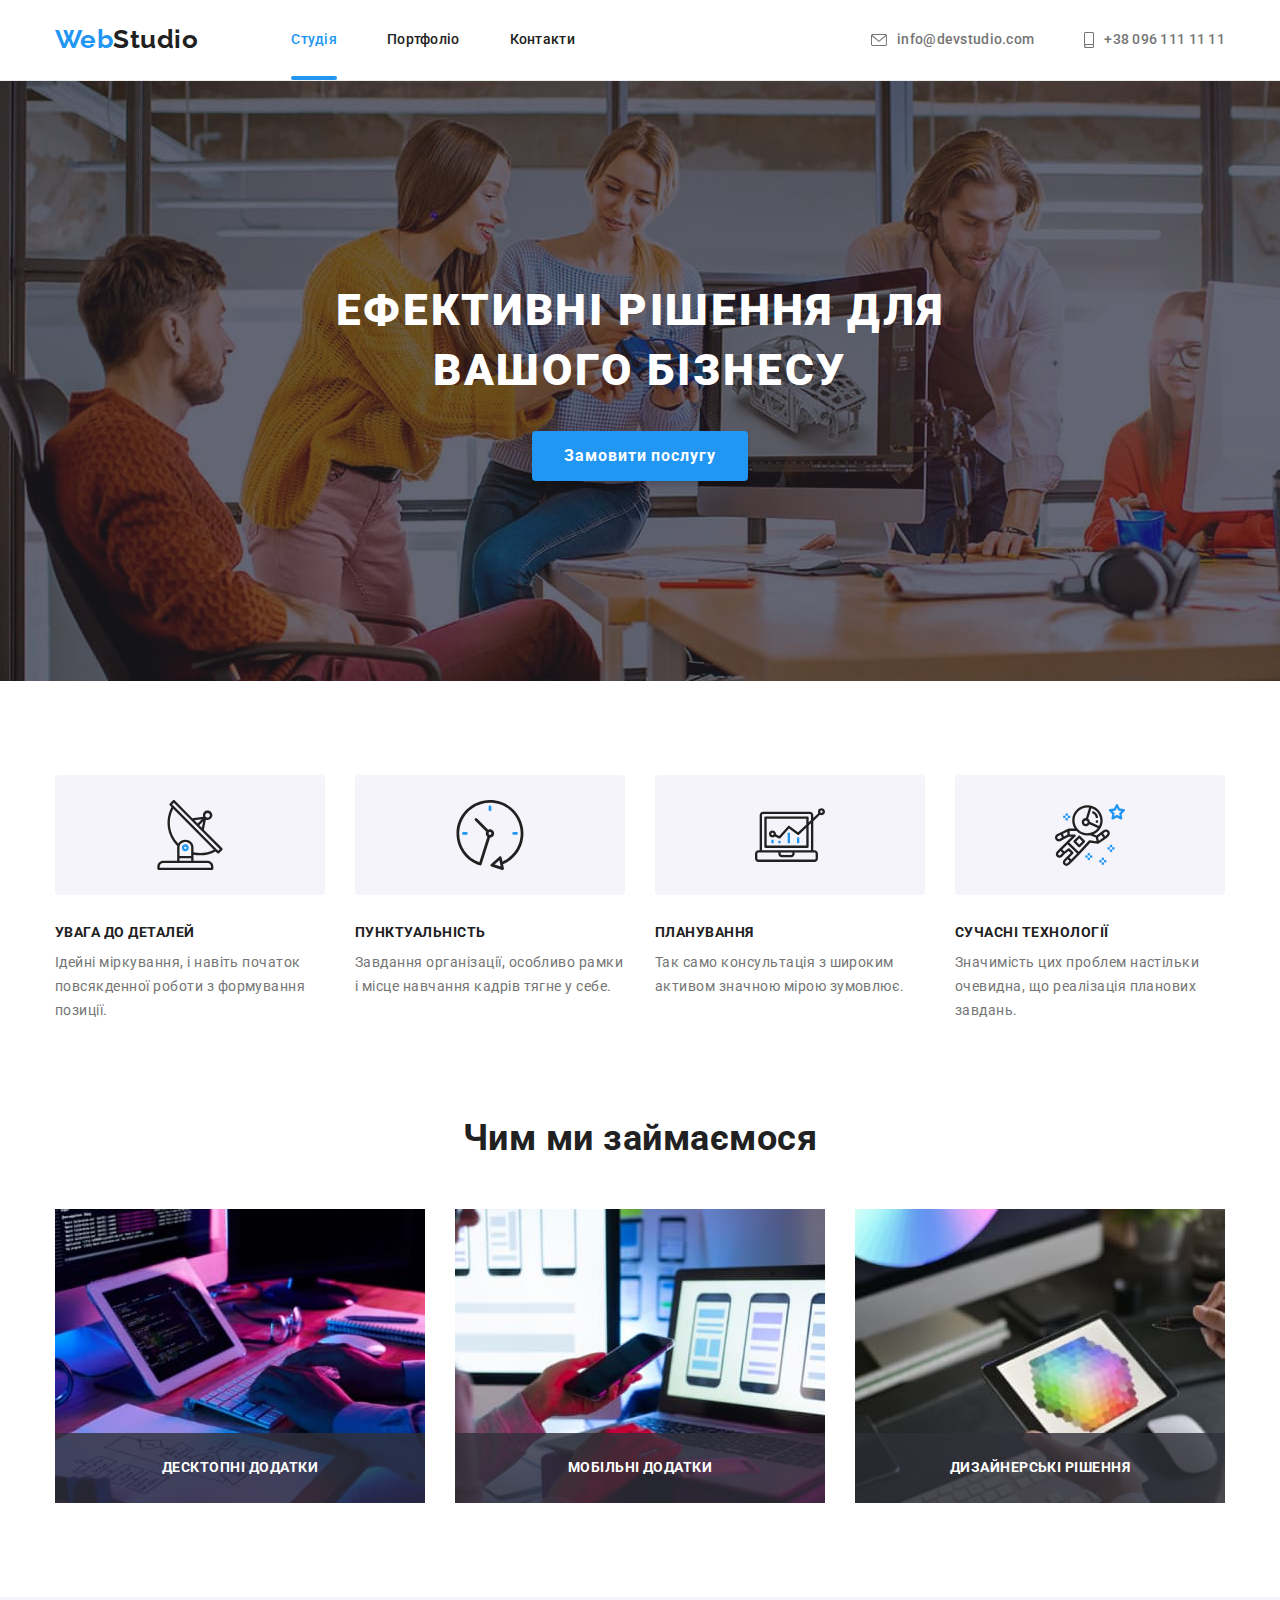
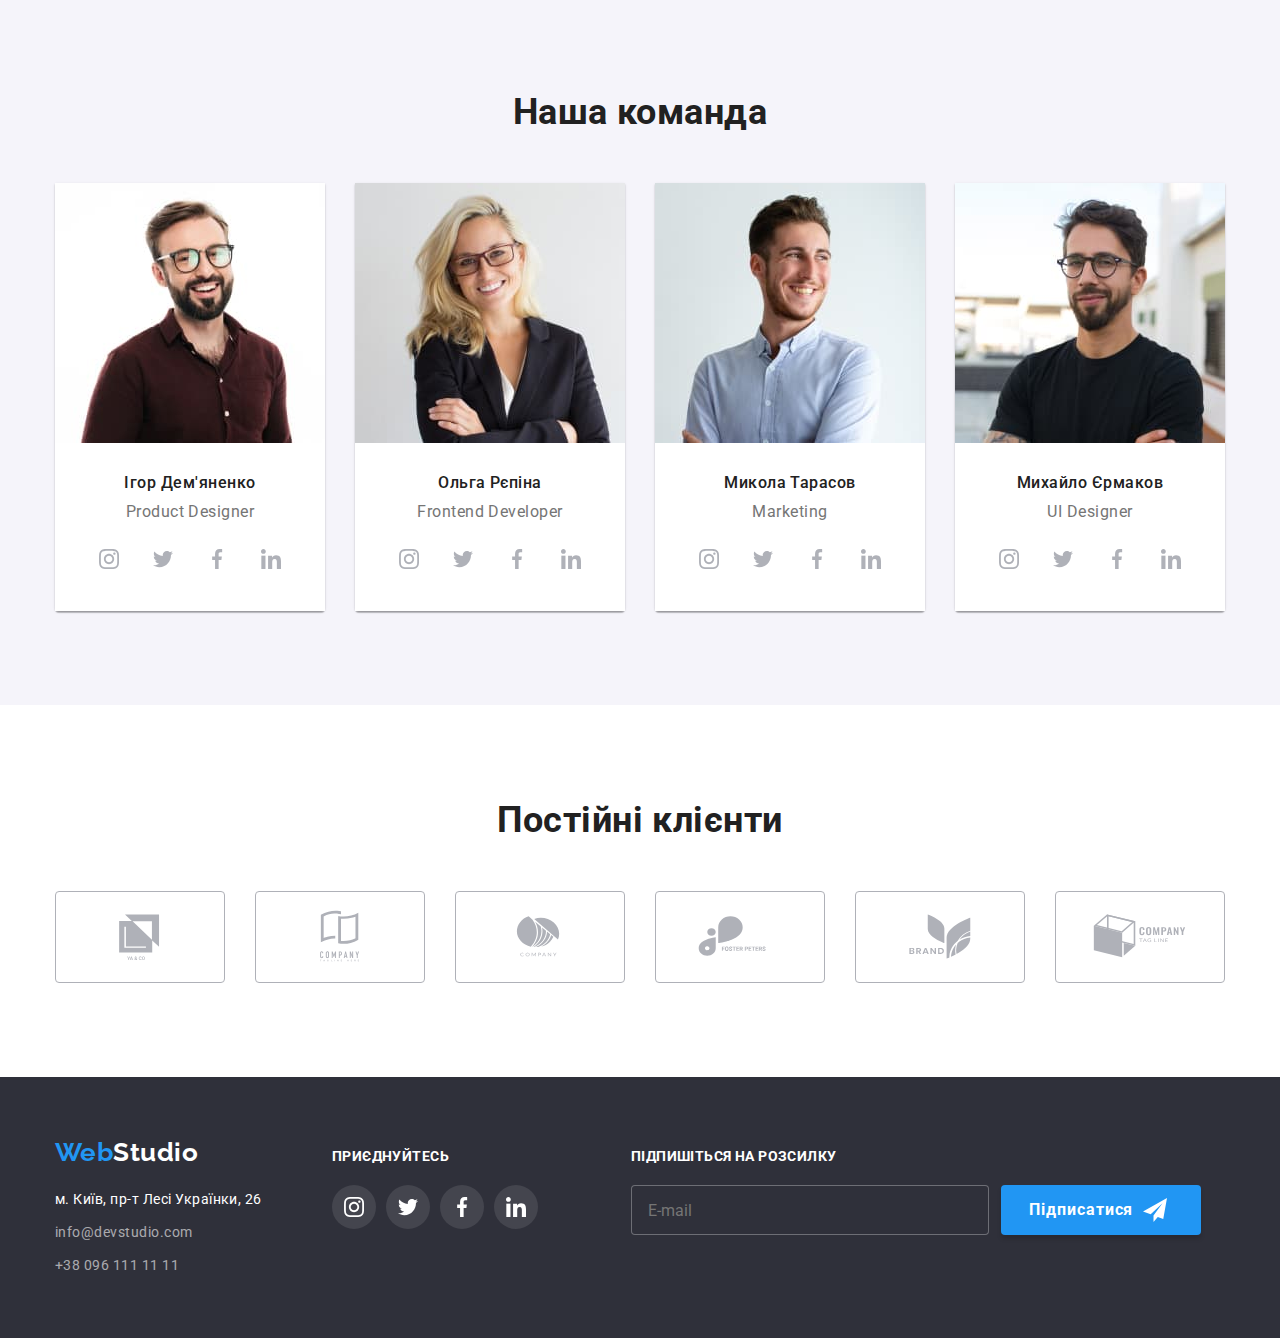
<file: index.html>
<!DOCTYPE html>
<html lang="uk">
  <head>
    <meta charset="UTF-8" />
    <meta http-equiv="X-UA-Compatible" content="IE=edge" />
    <meta name="viewport" content="width=device-width, initial-scale=1.0" />
    <title>WebStudio</title>
    <link
      rel="stylesheet"
      href="https://cdnjs.cloudflare.com/ajax/libs/modern-normalize/1.0.0/modern-normalize.min.css"
    />
    <link rel="preconnect" href="https://fonts.googleapis.com" />
    <link rel="preconnect" href="https://fonts.gstatic.com" crossorigin />
    <link
      href="https://fonts.googleapis.com/css2?family=Raleway:wght@700&family=Roboto:wght@400;500;700;900&display=swap"
      rel="stylesheet"
    />
    <link rel="stylesheet" href="./css/styles.css" />
  </head>
  <body>
    <header class="header">
      <div class="navi-main container">
        <nav class="navi">
          <a href="./index.html" class="header-logo"
            >Web<span class="header-studio">Studio</span></a
          >
          <ul class="navi-list">
            <li class="navi-item">
              <a href="./index.html" class="navigation current">Студія</a>
            </li>
            <li class="navi-item"><a href="./portfolio.html" class="navigation">Портфоліо</a></li>
            <li class="navi-item"><a href="#" class="navigation">Контакти</a></li>
          </ul>
        </nav>

        <ul class="cont-list">
          <li class="cont-item contacts">
            <a href="mailto:info@devstudio.com" class="contacts-top"
              ><svg class="icon-contacts" width="16" height="12">
                <use href="./images/icons.svg#icon-envelope"></use></svg
              >info@devstudio.com</a
            >
          </li>
          <li class="cont-item">
            <a href="tel:+380961111111" class="contacts-top"
              ><svg class="icon-contacts" width="10" height="16">
                <use href="./images/icons.svg#icon-smartphone"></use></svg
              >+38 096 111 11 11</a
            >
          </li>
        </ul>
      </div>
    </header>
    <main>
      <section class="hero">
        <div class="container">
          <h1 class="hero-title">Ефективні рішення для вашого бізнесу</h1>
          <button type="button" class="button-hero" data-modal-open>Замовити послугу</button>
        </div>
      </section>
      <section class="advantages section">
        <div class="container">
          <h2 class="visually-hidden">Наші переваги</h2>
          <ul class="advantages-list">
            <li class="advantages-item icon-antenna">
              <h3 class="advantages-subtitle">Увага до деталей</h3>
              <p class="advantages-text">
                Ідейні міркування, і навіть початок повсякденної роботи з формування позиції.
              </p>
            </li>
            <li class="advantages-item icon-clock">
              <h3 class="advantages-subtitle">Пунктуальність</h3>
              <p class="advantages-text">
                Завдання організації, особливо рамки і місце навчання кадрів тягне у себе.
              </p>
            </li>
            <li class="advantages-item icon-diagram">
              <h3 class="advantages-subtitle">Планування</h3>
              <p class="advantages-text">
                Так само консультація з широким активом значною мірою зумовлює.
              </p>
            </li>
            <li class="advantages-item icon-astronaut">
              <h3 class="advantages-subtitle">Сучасні технології</h3>
              <p class="advantages-text">
                Значимість цих проблем настільки очевидна, що реалізація планових завдань.
              </p>
            </li>
          </ul>
        </div>
      </section>
      <section class="projects section">
        <div class="container">
          <h2 class="title projects-title">Чим ми займаємося</h2>
          <ul class="projects-list">
            <li class="projects-item">
              <h3 class="projects-subtitle">Десктопні додатки</h3>
              <img src="./images/imgone.jpg" alt="Програміст працює" width="370" />
            </li>
            <li class="projects-item">
              <h3 class="projects-subtitle">Мобільні додатки</h3>
              <img src="./images/imgtwo.jpg" alt=" Веб дизайнер розробляє додаток" width="370" />
            </li>
            <li class="projects-item">
              <h3 class="projects-subtitle">Дизайнерські рішення</h3>
              <img src="./images/imgthree.jpg" alt="Художник працює з планшетом" width="370" />
            </li>
          </ul>
        </div>
      </section>
      <section class="profile section">
        <div class="container">
          <h2 class="title profile-title">Наша команда</h2>
          <ul class="profile-list">
            <li class="profile-box">
              <img src="./images/teamone.jpg" alt="Ігор Дем'яненко" width="270" />
              <div class="profile-background">
                <h3 class="profile-subtitle">Ігор Дем'яненко</h3>
                <p lang="en" class="profile-text">Product Designer</p>
                <ul class="network-list">
                  <li>
                    <a href="" class="network-link"
                      ><svg class="icon-net" width="20" height="20">
                        <use href="./images/icons.svg#icon-instagram"></use></svg
                    ></a>
                  </li>
                  <li>
                    <a href="" class="network-link"
                      ><svg class="icon-net" width="20" height="20">
                        <use href="./images/icons.svg#icon-twitter"></use></svg
                    ></a>
                  </li>
                  <li>
                    <a href="" class="network-link"
                      ><svg class="icon-net" width="20" height="20">
                        <use href="./images/icons.svg#icon-facebook"></use></svg
                    ></a>
                  </li>
                  <li>
                    <a href="" class="network-link"
                      ><svg class="icon-net" width="20" height="20">
                        <use href="./images/icons.svg#icon-linkedin"></use></svg
                    ></a>
                  </li>
                </ul>
              </div>
            </li>
            <li class="profile-box">
              <img src="./images/teamtwo.jpg" alt="Ольга Рєпіна" width="270" />
              <div class="profile-background">
                <h3 class="profile-subtitle">Ольга Рєпіна</h3>
                <p lang="en" class="profile-text">Frontend Developer</p>
                <ul class="network-list">
                  <li class="network-item">
                    <a href="" class="network-link"
                      ><svg class="icon-net" width="20" height="20">
                        <use href="./images/icons.svg#icon-instagram"></use></svg
                    ></a>
                  </li>
                  <li class="network-item">
                    <a href="" class="network-link"
                      ><svg class="icon-net" width="20" height="20">
                        <use href="./images/icons.svg#icon-twitter"></use></svg
                    ></a>
                  </li>
                  <li class="network-item">
                    <a href="" class="network-link"
                      ><svg class="icon-net" width="20" height="20">
                        <use href="./images/icons.svg#icon-facebook"></use></svg
                    ></a>
                  </li>
                  <li class="network-item">
                    <a href="" class="network-link"
                      ><svg class="icon-net" width="20" height="20">
                        <use href="./images/icons.svg#icon-linkedin"></use></svg
                    ></a>
                  </li>
                </ul>
              </div>
            </li>
            <li class="profile-box">
              <img src="./images/teamthree.jpg" alt="Микола Тарасов" width="270" />
              <div class="profile-background">
                <h3 class="profile-subtitle">Микола Тарасов</h3>
                <p lang="en" class="profile-text">Marketing</p>
                <ul class="network-list">
                  <li class="network-item">
                    <a href="" class="network-link"
                      ><svg class="icon-net" width="20" height="20">
                        <use href="./images/icons.svg#icon-instagram"></use></svg
                    ></a>
                  </li>
                  <li class="network-item">
                    <a href="" class="network-link"
                      ><svg class="icon-net" width="20" height="20">
                        <use href="./images/icons.svg#icon-twitter"></use></svg
                    ></a>
                  </li>
                  <li class="network-item">
                    <a href="" class="network-link"
                      ><svg class="icon-net" width="20" height="20">
                        <use href="./images/icons.svg#icon-facebook"></use></svg
                    ></a>
                  </li>
                  <li class="network-item">
                    <a href="" class="network-link"
                      ><svg class="icon-net" width="20" height="20">
                        <use href="./images/icons.svg#icon-linkedin"></use></svg
                    ></a>
                  </li>
                </ul>
              </div>
            </li>
            <li class="profile-box">
              <img src="./images/teamfour.jpg" alt="Михайло Єрмаков" width="270" />
              <div class="profile-background">
                <h3 class="profile-subtitle">Михайло Єрмаков</h3>
                <p lang="en" class="profile-text">UI Designer</p>
                <ul class="network-list">
                  <li class="network-item">
                    <a href="" class="network-link"
                      ><svg class="icon-net" width="20" height="20">
                        <use href="./images/icons.svg#icon-instagram"></use></svg
                    ></a>
                  </li>
                  <li class="network-item">
                    <a href="" class="network-link"
                      ><svg class="icon-net" width="20" height="20">
                        <use href="./images/icons.svg#icon-twitter"></use></svg
                    ></a>
                  </li>
                  <li class="network-item">
                    <a href="" class="network-link"
                      ><svg class="icon-net" width="20" height="20">
                        <use href="./images/icons.svg#icon-facebook"></use></svg
                    ></a>
                  </li>
                  <li class="network-item">
                    <a href="" class="network-link"
                      ><svg class="icon-net" width="20" height="20">
                        <use href="./images/icons.svg#icon-linkedin"></use></svg
                    ></a>
                  </li>
                </ul>
              </div>
            </li>
          </ul>
        </div>
      </section>
      <section class="clients section">
        <div class="container">
          <h2 class="title">Постійні клієнти</h2>
          <ul class="clients-list">
            <li class="clients-item">
              <a href="" class="clients-link"
                ><svg width="106" height="60" class="icon-clients">
                  <use href="./images/icons.svg#icon-logoyaco"></use></svg
              ></a>
            </li>
            <li class="clients-item">
              <a href="" class="clients-link"
                ><svg width="106" height="60" class="icon-clients">
                  <use href="./images/icons.svg#icon-logotagline"></use></svg
              ></a>
            </li>
            <li class="clients-item">
              <a href="" class="clients-link"
                ><svg width="106" height="60" class="icon-clients">
                  <use href="./images/icons.svg#icon-logocompany"></use></svg
              ></a>
            </li>
            <li class="clients-item">
              <a href="" class="clients-link"
                ><svg width="106" height="60" class="icon-clients">
                  <use href="./images/icons.svg#icon-logofoster"></use></svg
              ></a>
            </li>
            <li class="clients-item">
              <a href="" class="clients-link"
                ><svg width="106" height="60" class="icon-clients">
                  <use href="./images/icons.svg#icon-logobrand"></use></svg
              ></a>
            </li>
            <li class="clients-item">
              <a href="" class="clients-link"
                ><svg width="106" height="60" class="icon-clients">
                  <use href="./images/icons.svg#icon-logotagcompany"></use></svg
              ></a>
            </li>
          </ul>
        </div>
      </section>
    </main>
    <footer class="footer">
      <div class="footer-container">
        <div class="contacts-block">
          <a href="./index.html" class="footer-logo"
            >Web<span class="footer-studio">Studio</span></a
          >
          <address>
            <ul class="address-list">
              <li class="address-item">
                <a
                  href="https://goo.gl/maps/CPtrU1FHBa2aNyZL9"
                  target="_blank"
                  rel="noopener noreferrer nofollow"
                  class="map-link"
                  >м. Київ, пр-т Лесі Українки, 26
                </a>
              </li>
              <li class="address-item">
                <a href="mailto:info@devstudio.com" class="contacts-bottom">info@devstudio.com</a>
              </li>
              <li class="address-item">
                <a href="tel:+380961111111" class="contacts-bottom">+38 096 111 11 11</a>
              </li>
            </ul>
          </address>
        </div>
        <div class="footer-social">
          <p class="footer-subtitle">Приєднуйтесь</p>
          <ul class="network-list">
            <li class="footer-item">
              <a href="" class="footer-link">
                <svg class="icon-net" width="20" height="20">
                  <use href="./images/icons.svg#icon-instagram"></use>
                </svg>
              </a>
            </li>
            <li class="footer-item">
              <a href="" class="footer-link"
                ><svg class="icon-net" width="20" height="20">
                  <use href="./images/icons.svg#icon-twitter"></use></svg
              ></a>
            </li>
            <li class="footer-item">
              <a href="" class="footer-link"
                ><svg class="icon-net" width="20" height="20">
                  <use href="./images/icons.svg#icon-facebook"></use></svg
              ></a>
            </li>
            <li class="footer-item">
              <a href="" class="footer-link"
                ><svg class="icon-net" width="20" height="20">
                  <use href="./images/icons.svg#icon-linkedin"></use></svg
              ></a>
            </li>
          </ul>
        </div>
        <div class="footer-subscription">
          <form class="request-form">
            <label class="footer-subtitle" name="form-label" for="person-email"
              >Підпишіться на розсилку
            </label>
            <div class="subscription-sending">
              <input
                type="email"
                class="form-input"
                name="form-input"
                id="person-email"
                placeholder="E-mail"
              />
              <button type="submit" class="button-subscription">
                Підписатися
                <svg class="icon-footer" width="24" height="24">
                  <use href="./images/icons.svg#icon-iconsend"></use>
                </svg>
              </button>
            </div>
          </form>
        </div>
      </div>
    </footer>

    <div class="backdrop is-hidden" data-modal>
      <div class="modal">
        <button class="modal-close-btn icon-modal" type="button" data-modal-close>
          <svg class="modal-close-icon" width="18" height="18">
            <use href="./images/icons.svg#icon-close-black"></use>
          </svg>
        </button>

        <form class="modal-menu">
          <h2 class="modal-title">Залиште свої дані, ми вам передзвонимо</h2>

          <label class="modal-label" for="person-name">Ім'я</label>
          <div class="modal-control">
            <input class="modal-input" type="text" name="person-name" id="person-name" />
            <svg class="modal-icon" width="18" height="18">
              <use href="./images/icons.svg#icon-iconperson"></use>
            </svg>
          </div>

          <label class="modal-label" for="person-telephone">Телефон</label>
          <div class="modal-control">
            <input class="modal-input" type="tel" name="person-telephone" id="person-telephone" />
            <svg class="modal-icon" width="18" height="18">
              <use href="./images/icons.svg#icon-iconphone"></use>
            </svg>
          </div>

          <label class="modal-label" for="person-mail">Пошта</label>
          <div class="modal-control">
            <input class="modal-input" type="email" name="person-mail" id="person-mail" />
            <svg class="modal-icon" width="18" height="18">
              <use href="./images/icons.svg#icon-iconemail"></use>
            </svg>
          </div>

          <label class="modal-label" for="person-comment">Коментар</label>
          <textarea
            class="modal-textarea"
            id="person-comment"
            name="person-comment"
            placeholder="Введіть текст"
          ></textarea>

          <div class="modal-checkbox">
            <label class="checkbox-label" for="terms-checkbox">
              <div class="checkbox-icon">
                <input
                  class="checkbox-input visually-hidden"
                  id="terms-checkbox"
                  type="checkbox"
                  name="terms-checkbox"
                />
                <svg class="check-icon" width="16" height="15">
                  <use href="./images/icons.svg#icon-iconcheck"></use>
                </svg>
              </div>
              Погоджуюся з розсилкою та приймаю
              <a class="checkbox-link" href="#">Умови договору</a></label
            >
          </div>
          <button type="submit" class="button-modal">Відправити</button>
        </form>
      </div>
    </div>

    <script src="./js/modal.js"></script>
  </body>
</html>
</file>
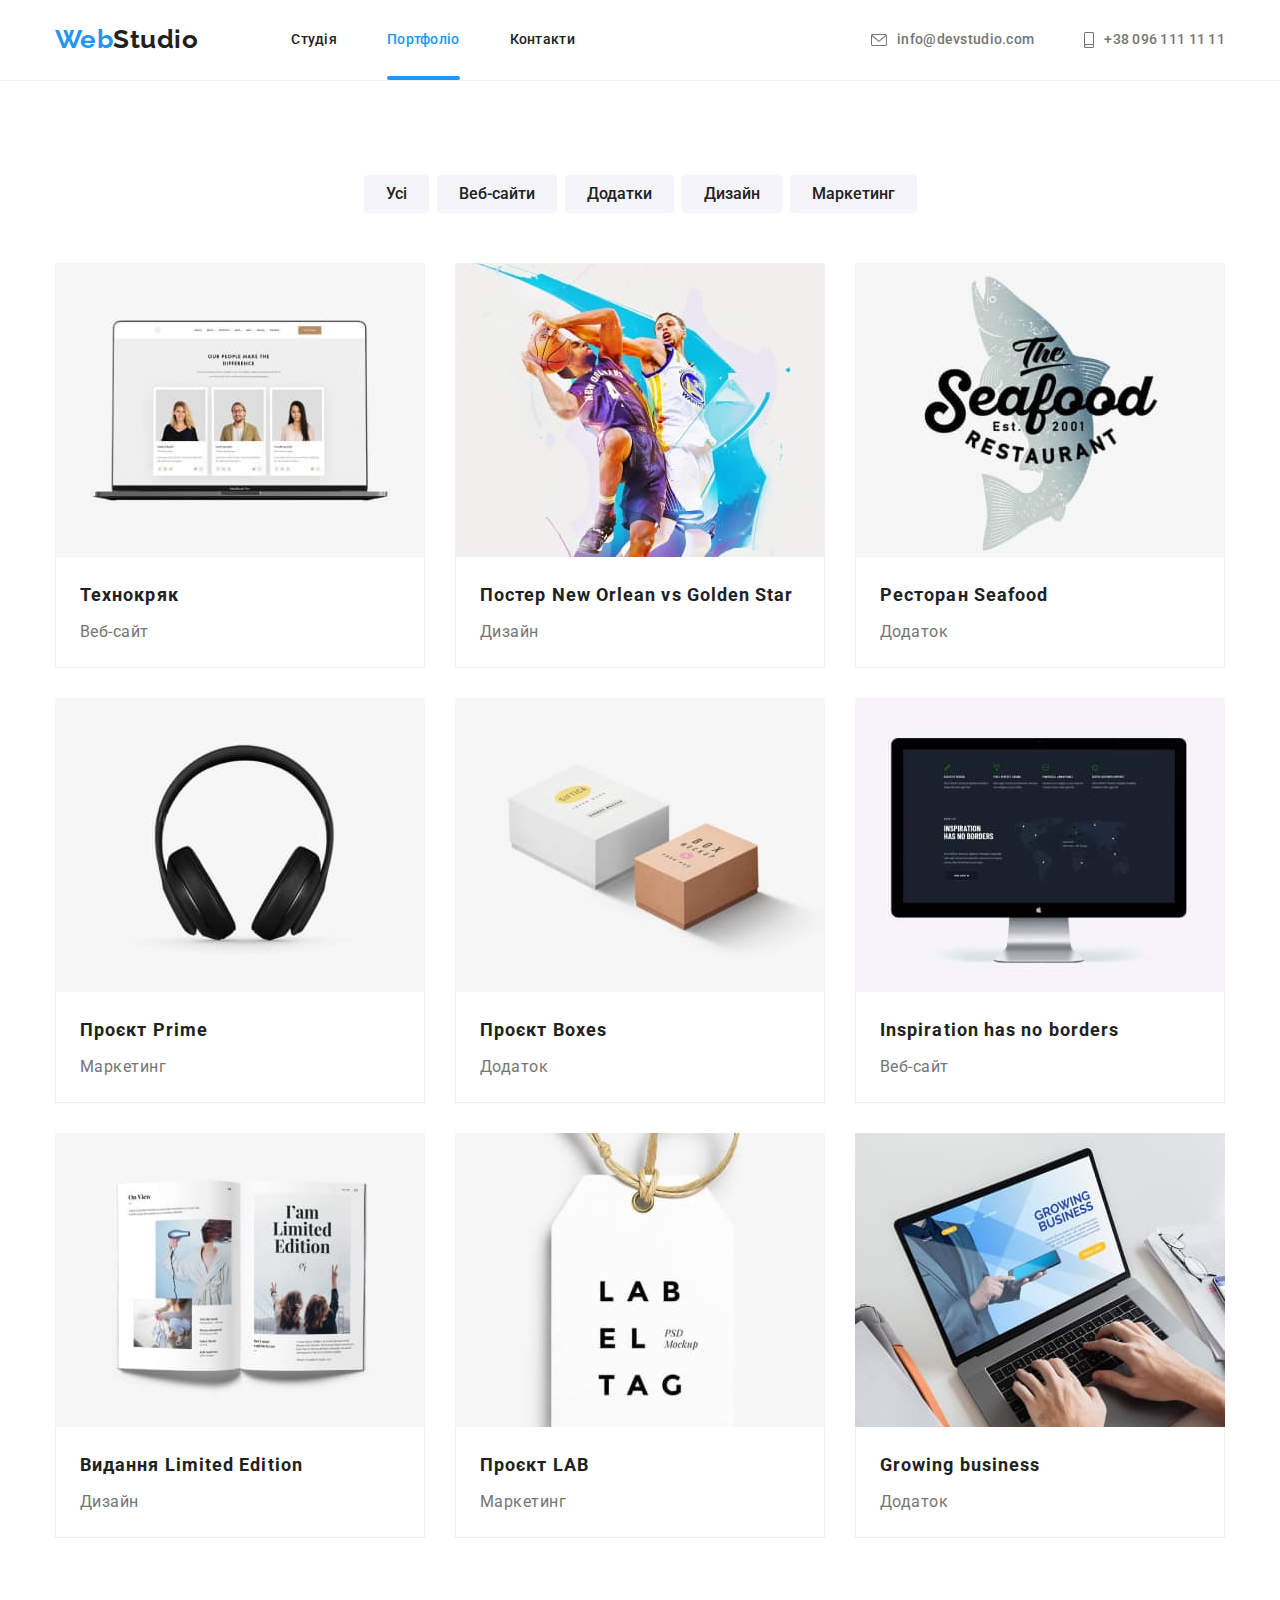
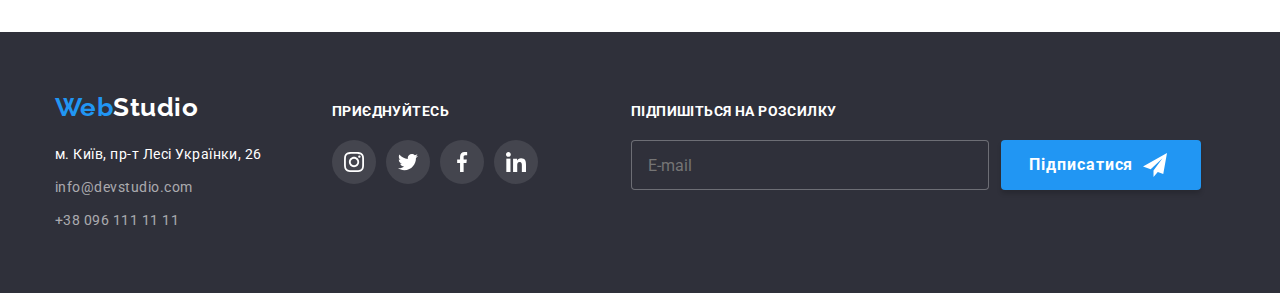
<file: portfolio.html>
<!DOCTYPE html>
<html lang="uk">
  <head>
    <meta charset="UTF-8" />
    <meta http-equiv="X-UA-Compatible" content="IE=edge" />
    <meta name="viewport" content="width=device-width, initial-scale=1.0" />
    <title>Portfolio</title>
    <link
      rel="stylesheet"
      href="https://cdnjs.cloudflare.com/ajax/libs/modern-normalize/1.0.0/modern-normalize.min.css"
    />
    <link rel="preconnect" href="https://fonts.googleapis.com" />
    <link rel="preconnect" href="https://fonts.gstatic.com" crossorigin />
    <link
      href="https://fonts.googleapis.com/css2?family=Raleway:wght@700&family=Roboto:wght@400;500;700;900&display=swap"
      rel="stylesheet"
    />
    <link rel="stylesheet" href="./css/styles.css" />
  </head>
  <body>
    <header class="header">
      <div class="navi-main container">
        <nav class="navi">
          <a href="./index.html" class="header-logo"
            >Web<span class="header-studio">Studio</span></a
          >
          <ul class="navi-list">
            <li class="navi-item">
              <a href="./index.html" class="navigation">Студія</a>
            </li>
            <li class="navi-item">
              <a href="./portfolio.html" class="navigation current">Портфоліо</a>
            </li>
            <li class="navi-item"><a href="#" class="navigation">Контакти</a></li>
          </ul>
        </nav>

        <ul class="cont-list">
          <li class="cont-item contacts">
            <a href="mailto:info@devstudio.com" class="contacts-top"
              ><svg class="icon-contacts" width="16" height="12">
                <use href="./images/icons.svg#icon-envelope"></use></svg
              >info@devstudio.com</a
            >
          </li>
          <li class="cont-item">
            <a href="tel:+380961111111" class="contacts-top"
              ><svg class="icon-contacts" width="10" height="16">
                <use href="./images/icons.svg#icon-smartphone"></use></svg
              >+38 096 111 11 11</a
            >
          </li>
        </ul>
      </div>
    </header>
    <main>
      <section class="portfolio section">
        <div class="container">
          <h1 class="visually-hidden">Наші роботи</h1>
          <ul class="portfolio-list">
            <li class="portfolio-item">
              <button type="button" class="portfolio-buttons">Усі</button>
            </li>
            <li class="portfolio-item">
              <button type="button" class="portfolio-buttons">Веб-сайти</button>
            </li>
            <li class="portfolio-item">
              <button type="button" class="portfolio-buttons">Додатки</button>
            </li>
            <li class="portfolio-item">
              <button type="button" class="portfolio-buttons">Дизайн</button>
            </li>
            <li class="portfolio-item">
              <button type="button" class="portfolio-buttons">Маркетинг</button>
            </li>
          </ul>

          <ul class="gallery">
            <li class="gallery-box">
              <a class="gallery-link" href="#"
                ><div class="gallery-overflow">
                  <p class="gallery-text-hidden">
                    Ресурс пропонує комплексні пропозиції з різним рівнем функціоналу та сервісів.
                    Все це дозволить відвідувачу отримати вичерпні відомості про компанію чи
                    приватну особу.
                  </p>
                  <img src="./images/techcrack.jpg" alt="Ноутбук відкритий" width="370" />
                </div>
                <div class="gallery-item">
                  <h2 class="gallery-title">Технокряк</h2>
                  <p class="gallery-text">Веб-сайт</p>
                </div>
              </a>
            </li>
            <li class="gallery-box">
              <a class="gallery-link" href="#"
                ><div class="gallery-overflow">
                  <p class="gallery-text-hidden">
                    Ресурс пропонує комплексні пропозиції з різним рівнем функціоналу та сервісів.
                    Все це дозволить відвідувачу отримати вичерпні відомості про компанію чи
                    приватну особу.
                  </p>
                  <img src="./images/basketball.jpg" alt="Два баскетболіста грають" width="370" />
                </div>
                <div class="gallery-item">
                  <h2 class="gallery-title">Постер New Orlean vs Golden Star</h2>
                  <p class="gallery-text">Дизайн</p>
                </div>
              </a>
            </li>
            <li class="gallery-box">
              <a class="gallery-link" href="#"
                ><div class="gallery-overflow">
                  <p class="gallery-text-hidden">
                    Ресурс пропонує комплексні пропозиції з різним рівнем функціоналу та сервісів.
                    Все це дозволить відвідувачу отримати вичерпні відомості про компанію чи
                    приватну особу.
                  </p>
                  <img src="./images/seafood.jpg" alt="Риба" width="370" />
                </div>
                <div class="gallery-item">
                  <h2 class="gallery-title">Ресторан Seafood</h2>
                  <p class="gallery-text">Додаток</p>
                </div>
              </a>
            </li>
            <li class="gallery-box">
              <a class="gallery-link" href="#"
                ><div class="gallery-overflow">
                  <p class="gallery-text-hidden">
                    Ресурс пропонує комплексні пропозиції з різним рівнем функціоналу та сервісів.
                    Все це дозволить відвідувачу отримати вичерпні відомості про компанію чи
                    приватну особу.
                  </p>
                  <img src="./images/prime.jpg" alt="Навушники" width="370" />
                </div>
                <div class="gallery-item">
                  <h2 class="gallery-title">Проєкт Prime</h2>
                  <p class="gallery-text">Маркетинг</p>
                </div>
              </a>
            </li>
            <li class="gallery-box">
              <a class="gallery-link" href="#">
                <div class="gallery-overflow">
                  <p class="gallery-text-hidden">
                    Ресурс пропонує комплексні пропозиції з різним рівнем функціоналу та сервісів.
                    Все це дозволить відвідувачу отримати вичерпні відомості про компанію чи
                    приватну особу.
                  </p>
                  <img src="./images/boxes.jpg" alt="Дві коробки" width="370" />
                </div>
                <div class="gallery-item">
                  <h2 class="gallery-title">Проєкт Boxes</h2>
                  <p class="gallery-text">Додаток</p>
                </div>
              </a>
            </li>
            <li class="gallery-box">
              <a class="gallery-link" href="#">
                <div class="gallery-overflow">
                  <p class="gallery-text-hidden">
                    Ресурс пропонує комплексні пропозиції з різним рівнем функціоналу та сервісів.
                    Все це дозволить відвідувачу отримати вичерпні відомості про компанію чи
                    приватну особу.
                  </p>
                  <img src="./images/inspiration.jpg" alt="Монітор комп'ютера" width="370" />
                </div>
                <div class="gallery-item">
                  <h2 lang="en" class="gallery-title">Inspiration has no borders</h2>
                  <p class="gallery-text">Веб-сайт</p>
                </div>
              </a>
            </li>
            <li class="gallery-box">
              <a class="gallery-link" href="#">
                <div class="gallery-overflow">
                  <p class="gallery-text-hidden">
                    Ресурс пропонує комплексні пропозиції з різним рівнем функціоналу та сервісів.
                    Все це дозволить відвідувачу отримати вичерпні відомості про компанію чи
                    приватну особу.
                  </p>
                  <img src="./images/limited.jpg" alt="Розгорнутий журнал" width="370" />
                </div>
                <div class="gallery-item">
                  <h2 class="gallery-title">Видання Limited Edition</h2>
                  <p class="gallery-text">Дизайн</p>
                </div>
              </a>
            </li>
            <li class="gallery-box">
              <a class="gallery-link" href="#">
                <div class="gallery-overflow">
                  <p class="gallery-text-hidden">
                    Ресурс пропонує комплексні пропозиції з різним рівнем функціоналу та сервісів.
                    Все це дозволить відвідувачу отримати вичерпні відомості про компанію чи
                    приватну особу.
                  </p>
                  <img src="./images/lab.jpg" alt="Біла бірка" width="370" />
                </div>
                <div class="gallery-item">
                  <h2 class="gallery-title">Проєкт LAB</h2>
                  <p class="gallery-text">Маркетинг</p>
                </div>
              </a>
            </li>
            <li class="gallery-box">
              <a class="gallery-link" href="#">
                <div class="gallery-overflow">
                  <p class="gallery-text-hidden">
                    Ресурс пропонує комплексні пропозиції з різним рівнем функціоналу та сервісів.
                    Все це дозволить відвідувачу отримати вичерпні відомості про компанію чи
                    приватну особу.
                  </p>
                  <img src="./images/growing.jpg" alt="Відкритий ноутбук" width="370" />
                </div>
                <div class="gallery-item">
                  <h2 lang="en" class="gallery-title">Growing business</h2>
                  <p class="gallery-text">Додаток</p>
                </div>
              </a>
            </li>
          </ul>
        </div>
      </section>
    </main>
    <footer class="footer">
      <div class="footer-container">
        <div class="contacts-block">
          <a href="./index.html" class="footer-logo"
            >Web<span class="footer-studio">Studio</span></a
          >
          <address>
            <ul class="address-list">
              <li class="address-item">
                <a
                  href="https://goo.gl/maps/CPtrU1FHBa2aNyZL9"
                  target="_blank"
                  rel="noopener noreferrer nofollow"
                  class="map-link"
                  >м. Київ, пр-т Лесі Українки, 26
                </a>
              </li>
              <li class="address-item">
                <a href="mailto:info@devstudio.com" class="contacts-bottom">info@devstudio.com</a>
              </li>
              <li class="address-item">
                <a href="tel:+380961111111" class="contacts-bottom">+38 096 111 11 11</a>
              </li>
            </ul>
          </address>
        </div>
        <div class="footer-social">
          <p class="footer-subtitle">Приєднуйтесь</p>
          <ul class="network-list">
            <li class="footer-item">
              <a href="" class="footer-link">
                <svg class="icon-net" width="20" height="20">
                  <use href="./images/icons.svg#icon-instagram"></use>
                </svg>
              </a>
            </li>
            <li class="footer-item">
              <a href="" class="footer-link"
                ><svg class="icon-net" width="20" height="20">
                  <use href="./images/icons.svg#icon-twitter"></use></svg
              ></a>
            </li>
            <li class="footer-item">
              <a href="" class="footer-link"
                ><svg class="icon-net" width="20" height="20">
                  <use href="./images/icons.svg#icon-facebook"></use></svg
              ></a>
            </li>
            <li class="footer-item">
              <a href="" class="footer-link"
                ><svg class="icon-net" width="20" height="20">
                  <use href="./images/icons.svg#icon-linkedin"></use></svg
              ></a>
            </li>
          </ul>
        </div>
        <div class="footer-subscription">
          <form class="subscription-form">
            <label class="footer-subtitle" name="form-label" for="person-email"
              >Підпишіться на розсилку
            </label>
            <div class="subscription-sending">
              <input
                type="email"
                class="form-input"
                name="form-input"
                id="person-email"
                placeholder="E-mail"
              />
              <button type="submit" class="button-subscription">
                Підписатися
                <svg class="icon-footer" width="24" height="24">
                  <use href="./images/icons.svg#icon-iconsend"></use>
                </svg>
              </button>
            </div>
          </form>
        </div>
      </div>
    </footer>
  </body>
</html>
</file>
<file: css/styles.css>
/* основний фон білий #ffffff */
/* акцент #2196f3 */
/* основний колір тексту #757575; */
/* колір заголовків текстку #212121; */
/* колір фону футера #2f303a */
/* 
 */

:root {
  --primary-text-color: #757575;
  --title-text-color: #212121;
  --primary-text-footer: rgba(255, 255, 255, 0.6);
  --accent-color: #2196f3;
  --primary-white-color: #ffffff;
  --primary-background-footer: #2f303a;
  --filter-background: #f5f4fa;
  --primary-icon-color: #afb1b8;
  --item-set-gap: 30px;
  --icon-set-gap: 10px;
  --transition-time: cubic-bezier(0.4, 0, 0.2, 1);
}

body {
  background-color: var(--primary-white-color);
  color: var(--primary-text-color);
  font-family: 'Roboto', sans-serif;
  letter-spacing: 0.03em;
}

h1,
h2,
h3,
h4,
h5,
h6,
p {
  margin: 0;
}
ul {
  list-style: none;
  margin: 0;
  padding: 0;
}

img {
  display: block;
  /* object-fit: cover; */
}
.section {
  padding-top: 94px;
  padding-bottom: 94px;
}

.container {
  width: 1200px;
  padding-left: 15px;
  padding-right: 15px;
  margin: 0 auto;
}

/* .list {
  list-style-type: none;
  display: flex;
  margin: 0;
  padding: 0;
} */

.title {
  color: var(--title-text-color);
  font-weight: 700;
  font-size: 36px;
  line-height: 1.17;
  text-align: center;
  margin-bottom: 50px;
}
/* Логотип верхній */

.header-logo {
  font-family: 'Raleway', sans-serif;
  color: var(--accent-color);
  font-weight: 700;
  font-size: 26px;
  line-height: 1.19;
  text-decoration-line: none;
  padding-top: 24px;
  padding-bottom: 25px;
  margin-right: 93px;
}

.header-studio {
  font-family: 'raleway', sans-serif;
  color: var(--title-text-color);
  font-weight: 700;
  font-size: 26px;
  line-height: 1.19;
  text-decoration-line: none;
  padding-top: 24px;
  padding-bottom: 25px;
}

.header {
  border-bottom: 1px solid #ececec;
}

/* Навігація */
.navi-main {
  display: flex;
}

.navi {
  padding: 0;
  margin: 0;
  display: flex;
  align-items: center;
  margin-right: auto;
}

.navi-list {
  display: flex;
  align-items: center;
  padding: 0;
  margin: 0;
}

.navi-item {
  display: flex;
  align-content: center;
  /* position: relative; */
}

.navi-item:not(:last-child) {
  margin-right: 50px;
}

.navigation {
  color: var(--title-text-color);
  text-decoration-line: none;
  font-weight: 500;
  font-size: 14px;
  line-height: 1.14;
  letter-spacing: 0.02em;
  padding-top: 32px;
  padding-bottom: 32px;
  transition: color 250ms var(--transition-time);
  position: relative;
}

.navigation:hover,
.navigation:focus {
  color: var(--accent-color);
}

.navigation.current::after {
  content: '';
  position: absolute;
  width: 100%;
  height: 4px;
  background-color: var(--accent-color);
  border-radius: 2px;
  bottom: 0;
  right: 0px;
}

.navigation.current {
  color: var(--accent-color);
}

/* Контакти */

.cont-list {
  display: flex;
  align-items: center;
  padding: 0;
  margin: 0;
}

.cont-item {
  display: flex;
  align-content: center;
  justify-content: center;
}

.icon-contacts {
  margin-right: 10px;
}

.cont-item.contacts:not(:last-child) {
  margin-right: 50px;
}
.contacts-list {
  list-style-type: none;
}

.contacts-top {
  color: var(--primary-text-color);
  text-decoration-line: none;
  font-weight: 500;
  font-size: 14px;
  line-height: 1.14;
  letter-spacing: 0.02em;
  padding-top: 32px;
  padding-bottom: 32px;
  fill: var(--primary-text-color);
  display: flex;
  align-items: center;
  justify-content: center;
  transition: color 250ms var(--transition-time), fill 250ms var(--transition-time);
}

.contacts-top:hover,
.contacts-top:focus {
  color: var(--accent-color);
  fill: var(--accent-color);
}

/* Герой */

.hero {
  background-color: var(--primary-background-footer);
  display: flex;
  flex-direction: column;
  align-items: center;
  padding-top: 200px;
  padding-bottom: 200px;
  max-width: 1600px;
  height: 600px;
  margin: 0 auto;
  background-image: linear-gradient(to right, rgba(47, 48, 58, 0.4), rgba(47, 48, 58, 0.4)),
    url(../images/herobackground.jpg);
}

.hero-title {
  color: var(--primary-white-color);
  font-weight: 900;
  font-size: 44px;
  line-height: 1.36;
  text-align: center;
  letter-spacing: 0.06em;
  text-transform: uppercase;
  display: flex;
  width: 696px;
  margin-bottom: 30px;
  margin-right: auto;
  margin-left: auto;
}

.container > .button-hero {
  display: flex;
  margin: 0 auto;
}

.button-hero {
  font-family: inherit;
  color: var(--primary-white-color);
  background-color: var(--accent-color);
  border-color: var(--accent-color);
  border-radius: 4px;
  border-style: none;
  font-weight: 700;
  font-size: 16px;
  line-height: 1.88;
  letter-spacing: 0.06em;
  cursor: pointer;
  box-shadow: 0px 4px 4px rgba(0, 0, 0, 0.15);
  padding: 10px 32px;
  transition: background-color 250ms var(--transition-time),
    border-color 250ms var(--transition-time);
}

.button-hero:hover,
.button-hero:focus {
  background-color: #188ce8;
  border-color: #188ce8;
}

/* Наші переваги */

.advantages-list {
  display: flex;
  gap: var(--item-set-gap);
}

.advantages-item::before {
  content: '';
  display: block;
  height: 120px;
  background-color: var(--filter-background);
  padding: 25px 100px;
  margin-bottom: 30px;
  background-position: center;
  background-repeat: no-repeat;
  border-radius: 4px;
}
.icon-antenna::before {
  background-image: url(../images/antenna.svg);
}
.icon-clock::before {
  background-image: url(../images/clock.svg);
}
.icon-diagram::before {
  background-image: url(../images/diagram.svg);
}
.icon-astronaut::before {
  background-image: url(../images/astronaut.svg);
}
.advantages-item {
  width: 270px;
  text-align: left;
}
/* .advantages-item:not(:last-child) {
  margin-right: 30px;
} */

.advantages-title {
  visibility: hidden;
  color: var(--title-text-color);
}

.advantages-subtitle {
  color: var(--title-text-color);
  font-weight: 700;
  font-size: 14px;
  line-height: 1.14;
  text-transform: uppercase;
  margin-bottom: 10px;
}

.advantages-text {
  color: var(--primary-text-color);
  font-size: 14px;
  line-height: 1.71;
}

/* Чим ми займаємось */

.projects.section {
  padding-top: 0px;
}

.projects-list {
  position: relative;
  display: flex;
  gap: var(--item-set-gap);
}

.projects-subtitle {
  color: var(--primary-white-color);
  font-weight: 700;
  font-size: 14px;
  line-height: 1.14;
  text-transform: uppercase;
  background-color: rgba(47, 48, 58, 0.8);
  display: flex;
  align-items: center;
  justify-content: center;
  position: absolute;
  width: 370px;
  height: 70px;
  bottom: 0;
}
/* Наша команда */

.profile {
  margin-top: 0;
  margin-bottom: 0;
  background-color: #f5f4fa;
}

.profile-background {
  background-color: var(--primary-white-color);
  padding: 30px;
}

.profile-list {
  display: flex;
  gap: var(--item-set-gap);
}
.profile-box {
  box-shadow: 0px 1px 3px rgba(0, 0, 0, 0.12), 0px 1px 1px rgba(0, 0, 0, 0.14),
    0px 2px 1px rgba(0, 0, 0, 0.2);
  border-radius: 0px 0px 4px 4px;
}

.profile-subtitle {
  color: var(--title-text-color);
  font-weight: 500;
  font-size: 16px;
  line-height: 1.19;
  text-align: center;
  margin-bottom: 10px;
}

.profile-text {
  color: var(--primary-text-color);
  font-size: 16px;
  line-height: 1.19;
  text-align: center;
  margin-bottom: 16px;
}

.network-list {
  display: flex;
  gap: var(--icon-set-gap);
  align-items: center;
  justify-content: center;
}

.network-link {
  display: flex;
  width: 44px;
  height: 44px;
  border-radius: 50%;
  background-color: var(--primary-white-color);
  fill: var(--primary-icon-color);
  justify-content: center;
  align-items: center;
  transition: fill 250ms var(--transition-time), background-color 250ms var(--transition-time);
}

.network-link:hover,
.network-link:focus {
  fill: var(--primary-white-color);
  background-color: var(--accent-color);
}

/* Наші клієнти */

.clients-list {
  display: flex;
  gap: var(--item-set-gap);
  justify-content: center;
}
.clients-item {
  display: flex;
  justify-content: center;
  align-items: center;
}

.icon-clients {
  fill: var(--primary-icon-color);
  transition: fill 250ms var(--transition-time);
}
.clients-link {
  width: 170px;
  height: 92px;
  padding: 16px 32px;
  display: flex;
  border: 1px solid var(--primary-icon-color);
  border-radius: 4px;
  align-items: center;
  justify-content: center;
  fill: var(--primary-icon-color);
  transition: fill 250ms var(--transition-time), border 250ms var(--transition-time);
}
.clients-link:hover,
.clients-link:focus {
  border: 1px solid var(--accent-color);
}

.clients-link:hover .icon-clients,
.clients-link:focus .icon-clients {
  fill: var(--accent-color);
}

/* Портфоліо */

.visually-hidden {
  position: absolute;
  white-space: nowrap;
  width: 1px;
  height: 1px;
  overflow: hidden;
  border: 0;
  padding: 0;
  clip: rect(0 0 0 0);
  clip-path: inset(50%);
  margin: -1px;
}
.portfolio-list {
  display: flex;
  justify-content: center;
  align-items: center;
  flex-wrap: wrap;
  gap: 8px;
  margin-bottom: 50px;
}

.portfolio-buttons {
  color: var(--title-text-color);
  background-color: var(--filter-background);
  text-decoration-line: none;
  border-color: var(--filter-background);
  border-radius: 4px;
  border-style: none;
  font-family: inherit;
  font-weight: 500;
  font-size: 16px;
  line-height: 1.63;
  cursor: pointer;
  padding: 6px 22px;
  transition: color 250ms var(--transition-time), background-color 250ms var(--transition-time),
    border-color 250ms var(--transition-time), box-shadow 250ms var(--transition-time);
}

.portfolio-buttons:hover,
.portfolio-buttons:focus {
  color: var(--primary-white-color);
  background-color: var(--accent-color);
  border-color: var(--accent-color);
  box-shadow: 0px 3px 1px rgba(0, 0, 0, 0.1), 0px 1px 2px rgba(0, 0, 0, 0.08),
    0px 2px 2px rgba(0, 0, 0, 0.12);
  /* padding: 6px 24px; */
}
/* Галерея */

.gallery {
  list-style-type: none;
  display: flex;
  flex-wrap: wrap;
  gap: var(--item-set-gap);
}

.gallery-link {
  text-decoration-line: none;
  display: flex;
  flex-direction: column;
  transition: box-shadow 250ms var(--transition-time);
}

.gallery-link:hover,
.gallery-link:focus {
  box-shadow: 0px 1px 1px rgba(0, 0, 0, 0.12), 0px 4px 4px rgba(0, 0, 0, 0.06),
    1px 4px 6px rgba(0, 0, 0, 0.16);
  outline: none;
}

.gallery-item {
  display: flex;
  flex-direction: column;
  padding: 20px 24px;
  border-bottom: 1px solid #eeeeee;
  border-right: 1px solid #eeeeee;
  border-left: 1px solid #eeeeee;
}

.gallery-title {
  color: var(--title-text-color);
  font-weight: 700;
  font-size: 18px;
  line-height: 2;
  text-align: left;
  letter-spacing: 0.06em;
  margin-bottom: 4px;
}
.gallery-text {
  color: var(--primary-text-color);
  font-size: 16px;
  line-height: 1.88;
  text-align: left;
}

.gallery-text-hidden {
  position: absolute;
  font-size: 18px;
  line-height: 1.56;
  color: var(--primary-white-color);
  background-color: rgba(33, 150, 243, 0.9);
  display: flex;
  align-items: flex-start;
  justify-content: center;
  top: 0;
  left: 0;
  width: 100%;
  height: 100%;
  padding-left: 47px;
  padding-right: 47px;
  padding-top: 34px;
  transform: translateY(100%);
  transition: transform 250ms var(--transition-time);
}

.gallery-overflow {
  position: relative;
  overflow: hidden;
}

.gallery-link:hover .gallery-text-hidden,
.gallery-link:focus .gallery-text-hidden {
  transform: translateX(0);
}

/* Футер */

.footer {
  background-color: var(--primary-background-footer);
  padding-top: 60px;
  padding-bottom: 60px;
}

.footer-container {
  width: 1200px;

  padding-left: 15px;
  padding-right: 15px;
  margin: 0 auto;
  display: flex;
  align-items: baseline;
}
/* Логотип нижній */

.footer-logo {
  font-family: 'Raleway', sans-serif;
  color: var(--accent-color);
  text-decoration-line: none;
  font-weight: 700;
  font-size: 26px;
  line-height: 1.19;
  margin-bottom: 20px;
  display: flex;
}

.footer-studio {
  font-family: 'Raleway', sans-serif;
  color: var(--primary-white-color);
  font-weight: 700;
  font-size: 26px;
  line-height: 1.19;
}

/* Контакти нижні */

.address-list {
  display: flex;
  flex-direction: column;
  gap: 9px;
}

.map-link {
  color: var(--primary-white-color);
  text-decoration-line: none;
  font-style: normal;
  font-size: 14px;
  line-height: 1.71;
}
.contacts-block {
  margin-right: 70px;
}

.contacts-bottom {
  color: var(--primary-text-footer);
  font-style: normal;
  font-size: 14px;
  line-height: 1.71;
  text-decoration-line: none;
  transition: color 250ms var(--transition-time);
}

.contacts-bottom:hover,
.contacts-bottom:focus {
  color: var(--accent-color);
}

.footer-social {
  margin-right: 93px;
}

.footer-subtitle {
  color: var(--primary-white-color);
  font-weight: 700;
  font-size: 14px;
  line-height: 1.14;
  text-transform: uppercase;
  letter-spacing: 0.03em;
  margin-bottom: 20px;
  display: block;
}

.footer-link {
  display: flex;
  width: 44px;
  height: 44px;
  border-radius: 50%;
  background-color: rgba(255, 255, 255, 0.1);
  fill: var(--primary-white-color);
  justify-content: center;
  align-items: center;
  transition: background-color 250ms var(--transition-time);
}

.footer-link:hover,
.footer-link:focus {
  background-color: var(--accent-color);
}

.button-subscription {
  font-family: inherit;
  color: var(--primary-white-color);
  background-color: var(--accent-color);
  border-color: var(--accent-color);
  border-radius: 4px;
  border-style: none;
  font-weight: 700;
  font-size: 16px;
  line-height: 1.88;
  letter-spacing: 0.06em;
  cursor: pointer;
  padding: 10px 28px;
  box-shadow: 0px 4px 4px rgba(0, 0, 0, 0.15);
  display: flex;
  gap: 10px;
  flex-direction: row;
  align-items: center;
  width: 200px;
  height: 50px;
  fill: var(--primary-white-color);
  transition: background-color 250ms var(--transition-time),
    border-color 250ms var(--transition-time);
}

.button-subscription:hover {
  border-color: #188ce8;
  background-color: #188ce8;
}
.subscription-sending {
  display: flex;
  flex-direction: row;
  gap: 12px;
}

.form-input {
  width: 358px;
  height: 50px;
  border: 1px solid rgba(255, 255, 255, 0.3);
  border-radius: 4px;
  background-color: var(--primary-background-footer);
  color: var(--primary-white-color);
  padding: 15px 16px;
  outline: none;
}

.form-input:focus {
  border-color: var(--accent-color);
}

.icon-footer {
  display: flex;
  flex-direction: row;
  align-items: center;
}
/* Модальне вікно */

.backdrop {
  position: fixed;
  z-index: 1;
  top: 0;
  left: 0;
  width: 100%;
  height: 100%;
  background-color: rgba(0, 0, 0, 0.25);
  opacity: 1;
  visibility: visible;
  transition: opacity 250ms var(--transition-time), visibility 250ms var(--transition-time);
}

.backdrop.is-hidden {
  opacity: 0;
  visibility: hidden;
  pointer-events: none;
}

.backdrop.is-hidden .modal {
  transform: translate(-50%, -50%) scale(0.5);
}

.modal {
  position: absolute;
  top: 50%;
  left: 50%;
  transform: translate(-50%, -50%) scale(1);
  min-width: 528px;
  min-height: 581px;
  padding: 40px;
  background-color: var(--primary-white-color);
  transition: transform 250ms var(--transition-time);
}

.modal-close-btn {
  position: absolute;
  right: 8px;
  top: 8px;
  width: 30px;
  height: 30px;
  background-color: var(--primary-white-color);
  border: 1px solid #0000001a;
  border-radius: 50%;
  content: '';
  cursor: pointer;
}

.modal-close-icon {
  position: absolute;
  top: 5px;
  left: 5px;
  fill: currentColor;
  transition: fill 250ms var(--transition-time);
}

.modal-close-btn:hover .modal-close-icon {
  fill: var(--accent-color);
}

.modal-menu {
  display: flex;
  flex-direction: column;
}

.modal-title {
  font-size: 20px;
  line-height: 1.15;
  color: var(--title-text-color);
  text-align: center;
  margin-bottom: 12px;
}

.modal-control {
  position: relative;
  margin-bottom: 10px;
}

.modal-label {
  letter-spacing: 0.01em;
  line-height: 1.17;
  font-size: 12px;
  color: var(--primary-text-color);
  margin-bottom: 4px;
}

.modal-input {
  width: 100%;
  padding: 11px 11px 11px 33px;
  border: 1px solid rgba(33, 33, 33, 0.2);
  border-radius: 4px;
  outline: none;
  transition: border-color 250ms var(--transition-time);
}

.modal-input:focus {
  border-color: var(--accent-color);
}

.modal-icon {
  position: absolute;
  left: 15px;
  top: 50%;
  transform: translateY(-50%);
  fill: black;
  transition: fill 250ms var(--transition-time);
}

.modal-control:focus-within .modal-icon {
  fill: var(--accent-color);
}

.modal-textarea {
  width: 100%;
  height: 120px;
  padding: 12px 16px;
  border: 1px solid rgba(33, 33, 33, 0.2);
  border-radius: 4px;
  outline: none;
  margin-bottom: 20px;
  resize: none;
}

.modal-textarea:focus {
  border-color: var(--accent-color);
}
.textarea {
  margin-bottom: 4px;
}

.modal-textarea::placeholder {
  color: rgba(117, 117, 117, 0.5);
  font-size: 12px;
  line-height: 1.17;
  letter-spacing: 0.01em;
}

.modal-checkbox {
  margin-bottom: 30px;
}

.checkbox-input {
  appearance: none;
  position: absolute;
  top: 4px;
  left: 3px;
}

.checkbox-label {
  position: relative;
  font-size: 14px;
  line-height: 1.71;
  cursor: pointer;
  display: flex;
  flex-direction: row;
  justify-content: center;
  align-items: center;
  gap: 7px;
}

.checkbox-link {
  color: var(--accent-color);
}

.checkbox-icon {
  position: relative;
  cursor: pointer;
  width: 16px;
  height: 15px;
  border: 2px solid var(--title-text-color);
  border-radius: 2px;
}

.check-icon {
  position: absolute;
  top: -2px;
  left: -2px;
  color: inherit;
  border-radius: 2px;
  opacity: 0;
  transition: background-color 250ms var(--transition-time), fill 250ms var(--transition-time),
    opacity 250ms var(--transition-time);
}

.checkbox-input:checked + .check-icon {
  background-color: var(--accent-color);
  fill: var(--primary-white-color);
  opacity: 1;
}

.button-modal {
  font-family: inherit;
  color: var(--primary-white-color);
  background-color: var(--accent-color);
  border-color: var(--accent-color);
  border-radius: 4px;
  border-style: none;
  width: 200px;
  height: 50px;
  display: flex;
  justify-content: center;
  margin: 0 auto;
  font-weight: 700;
  font-size: 16px;
  line-height: 1.88;
  letter-spacing: 0.06em;
  cursor: pointer;
  box-shadow: 0px 4px 4px rgba(0, 0, 0, 0.15);
  padding: 10px 32px;
  transition: background-color 250ms var(--transition-time),
    border-color 250ms var(--transition-time);
}

.button-modal:hover,
.button-modal:focus {
  background-color: #188ce8;
}
</file>
